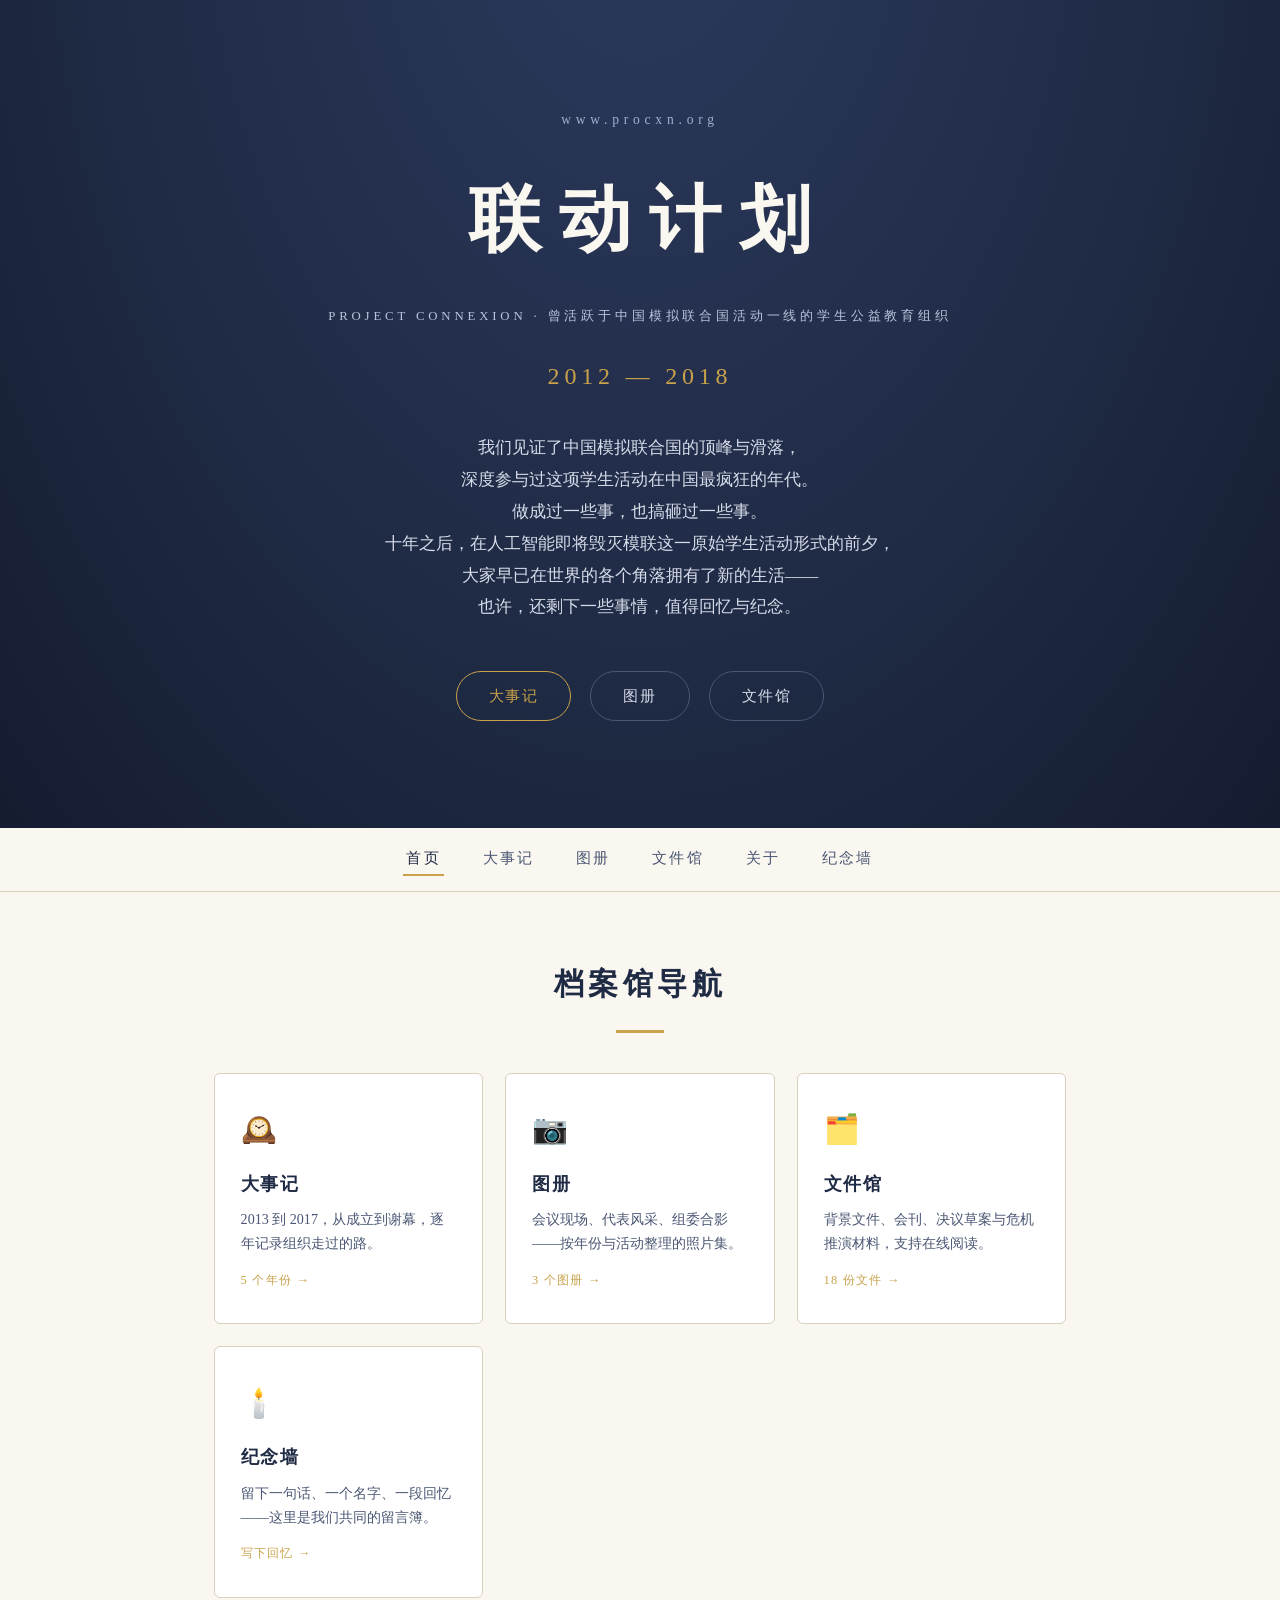
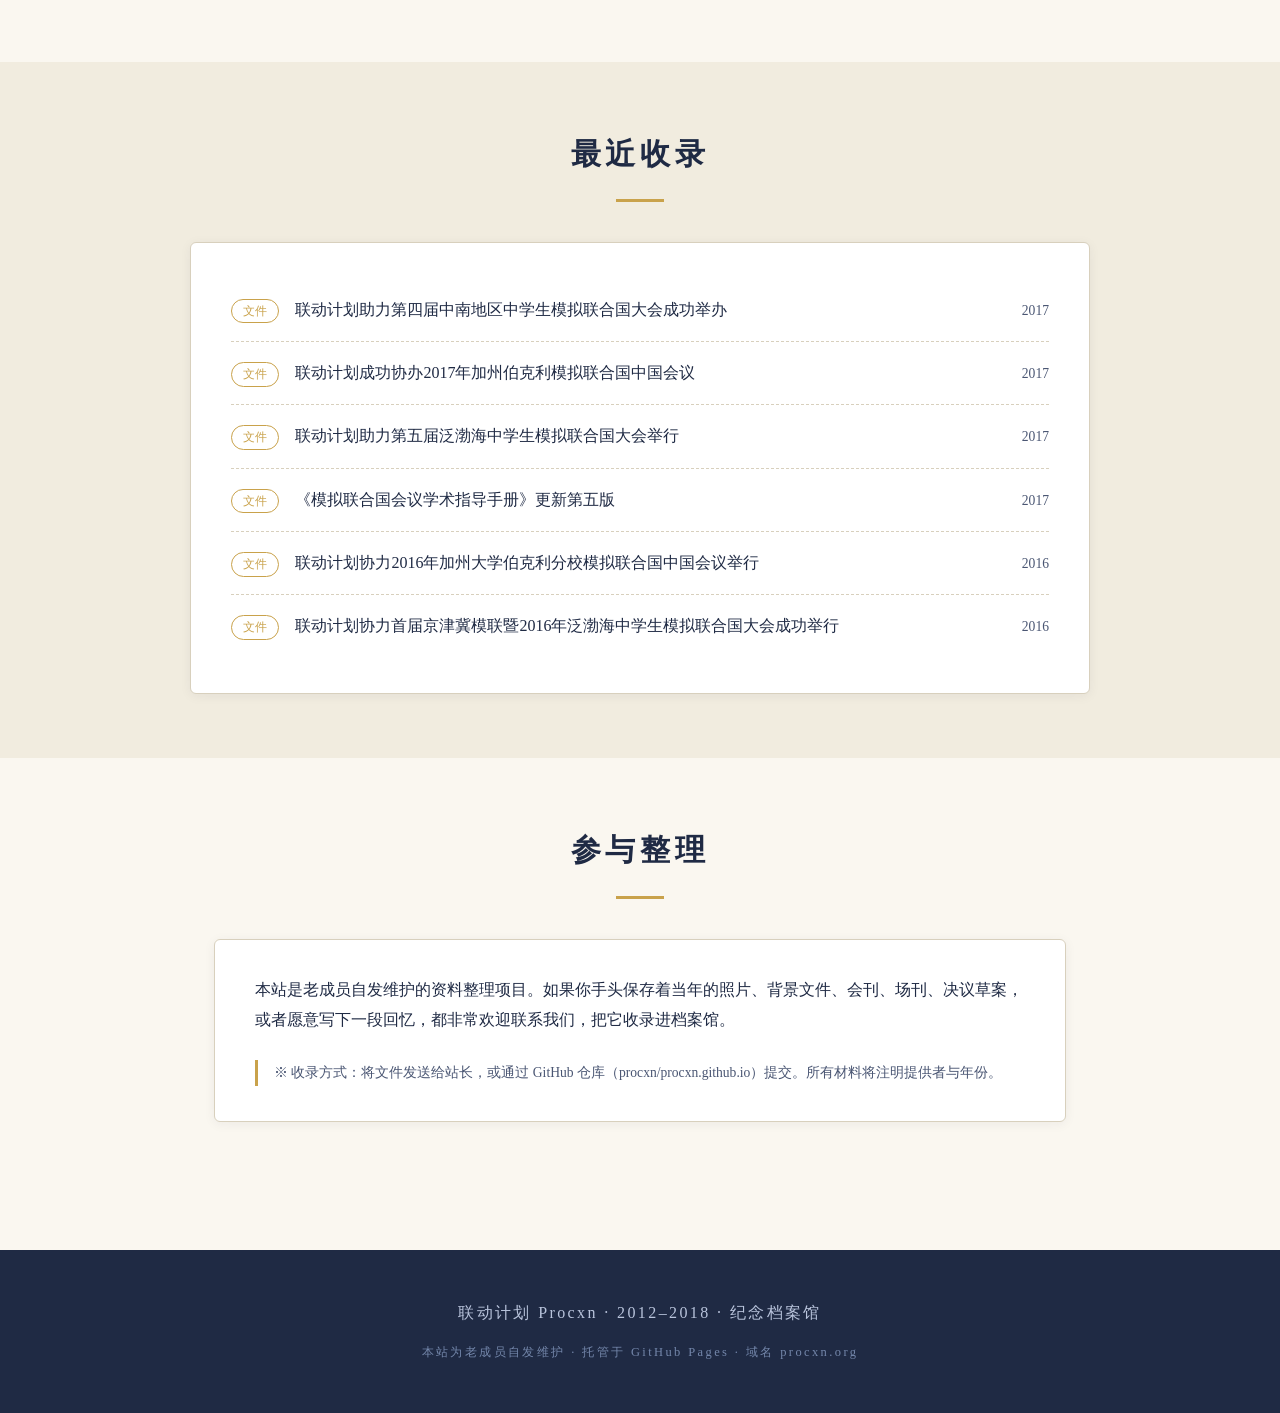
<file: index.html>
<!DOCTYPE html>
<html lang="zh-CN">
<head>
<meta charset="UTF-8">
<meta name="viewport" content="width=device-width, initial-scale=1.0">
<title>联动计划 Procxn · 2012–2018 纪念档案馆</title>
<meta name="description" content="联动计划（Project Connexion，procxn.org）——曾活跃于中国模拟联合国活动一线的学生公益教育组织的纪念档案馆，纪念 2012–2018 年间我们一起见证与经历的一切。">
<link rel="canonical" href="https://www.procxn.org/">
<meta property="og:title" content="联动计划 Procxn · 2012–2018 纪念档案馆">
<meta property="og:description" content="曾活跃于中国模拟联合国活动一线的学生公益教育组织的纪念档案馆——大事记、图册、历史文件与纪念墙。">
<meta property="og:type" content="website">
<meta property="og:url" content="https://www.procxn.org/">
<meta property="og:image" content="https://www.procxn.org/assets/og-image.png">
<meta property="og:site_name" content="联动计划纪念档案馆">
<meta property="og:locale" content="zh_CN">
<script type="application/ld+json">
{
  "@context": "https://schema.org",
  "@type": "WebSite",
  "name": "联动计划 Project Connexion 纪念档案馆",
  "alternateName": "Procxn Memorial Archive",
  "url": "https://www.procxn.org/",
  "description": "曾活跃于中国模拟联合国活动一线的学生公益教育组织——联动计划（Project Connexion，2012–2018）的纪念档案馆。",
  "inLanguage": "zh-CN"
}
</script>
<link rel="icon" href="data:image/svg+xml,%3Csvg xmlns='http://www.w3.org/2000/svg' viewBox='0 0 100 100'%3E%3Ccircle cx='50' cy='50' r='46' fill='%231f2a44'/%3E%3Ctext x='50' y='63' font-size='42' text-anchor='middle' fill='%23e8c979' font-family='Georgia,serif'%3EP%3C/text%3E%3C/svg%3E">
<link rel="stylesheet" href="style.css">
</head>
<body>

<header class="hero">
  <div class="hero-inner">
    <p class="hero-domain">www.procxn.org</p>
    <h1>联动计划</h1>
    <p class="hero-sub">PROJECT&nbsp;CONNEXION&nbsp;·&nbsp;曾活跃于中国模拟联合国活动一线的学生公益教育组织</p>
    <p class="hero-years">2012 — 2018</p>
    <p class="hero-epitaph">我们见证了中国模拟联合国的顶峰与滑落，<br>深度参与过这项学生活动在中国最疯狂的年代。<br>做成过一些事，也搞砸过一些事。<br>十年之后，在人工智能即将毁灭模联这一原始学生活动形式的前夕，<br>大家早已在世界的各个角落拥有了新的生活——<br>也许，还剩下一些事情，值得回忆与纪念。</p>
    <div class="hero-actions">
      <a class="hero-cta" href="timeline.html">大事记</a>
      <a class="btn-line" href="gallery.html">图册</a>
      <a class="btn-line" href="documents.html">文件馆</a>
    </div>
  </div>
</header>

<nav class="nav">
  <a href="index.html" class="active">首页</a>
  <a href="timeline.html">大事记</a>
  <a href="gallery.html">图册</a>
  <a href="documents.html">文件馆</a>
  <a href="about.html">关于</a>
  <a href="memory.html">纪念墙</a>
</nav>

<main>

<section class="section">
  <h2>档案馆导航</h2>
  <div class="portal">
    <a href="timeline.html">
      <span class="ico">🕰️</span>
      <h3>大事记</h3>
      <p>2013 到 2017，从成立到谢幕，逐年记录组织走过的路。</p>
      <span class="cnt">5 个年份 →</span>
    </a>
    <a href="gallery.html">
      <span class="ico">📷</span>
      <h3>图册</h3>
      <p>会议现场、代表风采、组委合影——按年份与活动整理的照片集。</p>
      <span class="cnt" id="album-count"></span>
    </a>
    <a href="documents.html">
      <span class="ico">🗂️</span>
      <h3>文件馆</h3>
      <p>背景文件、会刊、决议草案与危机推演材料，支持在线阅读。</p>
      <span class="cnt" id="doc-count"></span>
    </a>
    <a href="memory.html">
      <span class="ico">🕯️</span>
      <h3>纪念墙</h3>
      <p>留下一句话、一个名字、一段回忆——这里是我们共同的留言簿。</p>
      <span class="cnt">写下回忆 →</span>
    </a>
  </div>
</section>

<section class="section section-alt">
  <div class="inner">
    <h2>最近收录</h2>
    <div class="card" id="recent-list"></div>
  </div>
</section>

<section class="section">
  <h2>参与整理</h2>
  <div class="card">
    <p>本站是老成员自发维护的资料整理项目。如果你手头保存着当年的照片、背景文件、会刊、场刊、决议草案，或者愿意写下一段回忆，都非常欢迎联系我们，把它收录进档案馆。</p>
    <p class="note">※ 收录方式：将文件发送给站长，或通过 GitHub 仓库（procxn/procxn.github.io）提交。所有材料将注明提供者与年份。</p>
  </div>
</section>

</main>

<footer class="footer">
  <p>联动计划 Procxn · 2012–2018 · 纪念档案馆</p>
  <p class="footer-small">本站为老成员自发维护 · 托管于 GitHub Pages · 域名 procxn.org</p>
</footer>

<script src="data.js"></script>
<script>
// 板块计数
document.getElementById('album-count').textContent =
  SITE_DATA.albums.length + ' 个图册 →';
document.getElementById('doc-count').textContent =
  SITE_DATA.documents.length + ' 份文件 →';

// 最近收录：图册与文件按年份倒序取前 6
(function () {
  var items = [];
  SITE_DATA.albums.forEach(function (a) {
    items.push({ type: '图册', title: a.title, year: a.year,
                 href: 'album.html?album=' + encodeURIComponent(a.id) });
  });
  SITE_DATA.documents.forEach(function (d) {
    items.push({ type: '文件', title: d.title, year: d.year, href: 'documents.html' });
  });
  items.sort(function (x, y) { return (y.year + '').localeCompare(x.year + ''); });
  var box = document.getElementById('recent-list');
  if (!items.length) { box.innerHTML = '<p class="note">暂无收录。</p>'; return; }
  box.innerHTML = items.slice(0, 6).map(function (it) {
    return '<div class="recent-item"><span class="tag">' + it.type + '</span>' +
           '<a href="' + it.href + '">' + it.title + '</a>' +
           '<span class="yr">' + it.year + '</span></div>';
  }).join('');
})();
</script>
</body>
</html>
</file>
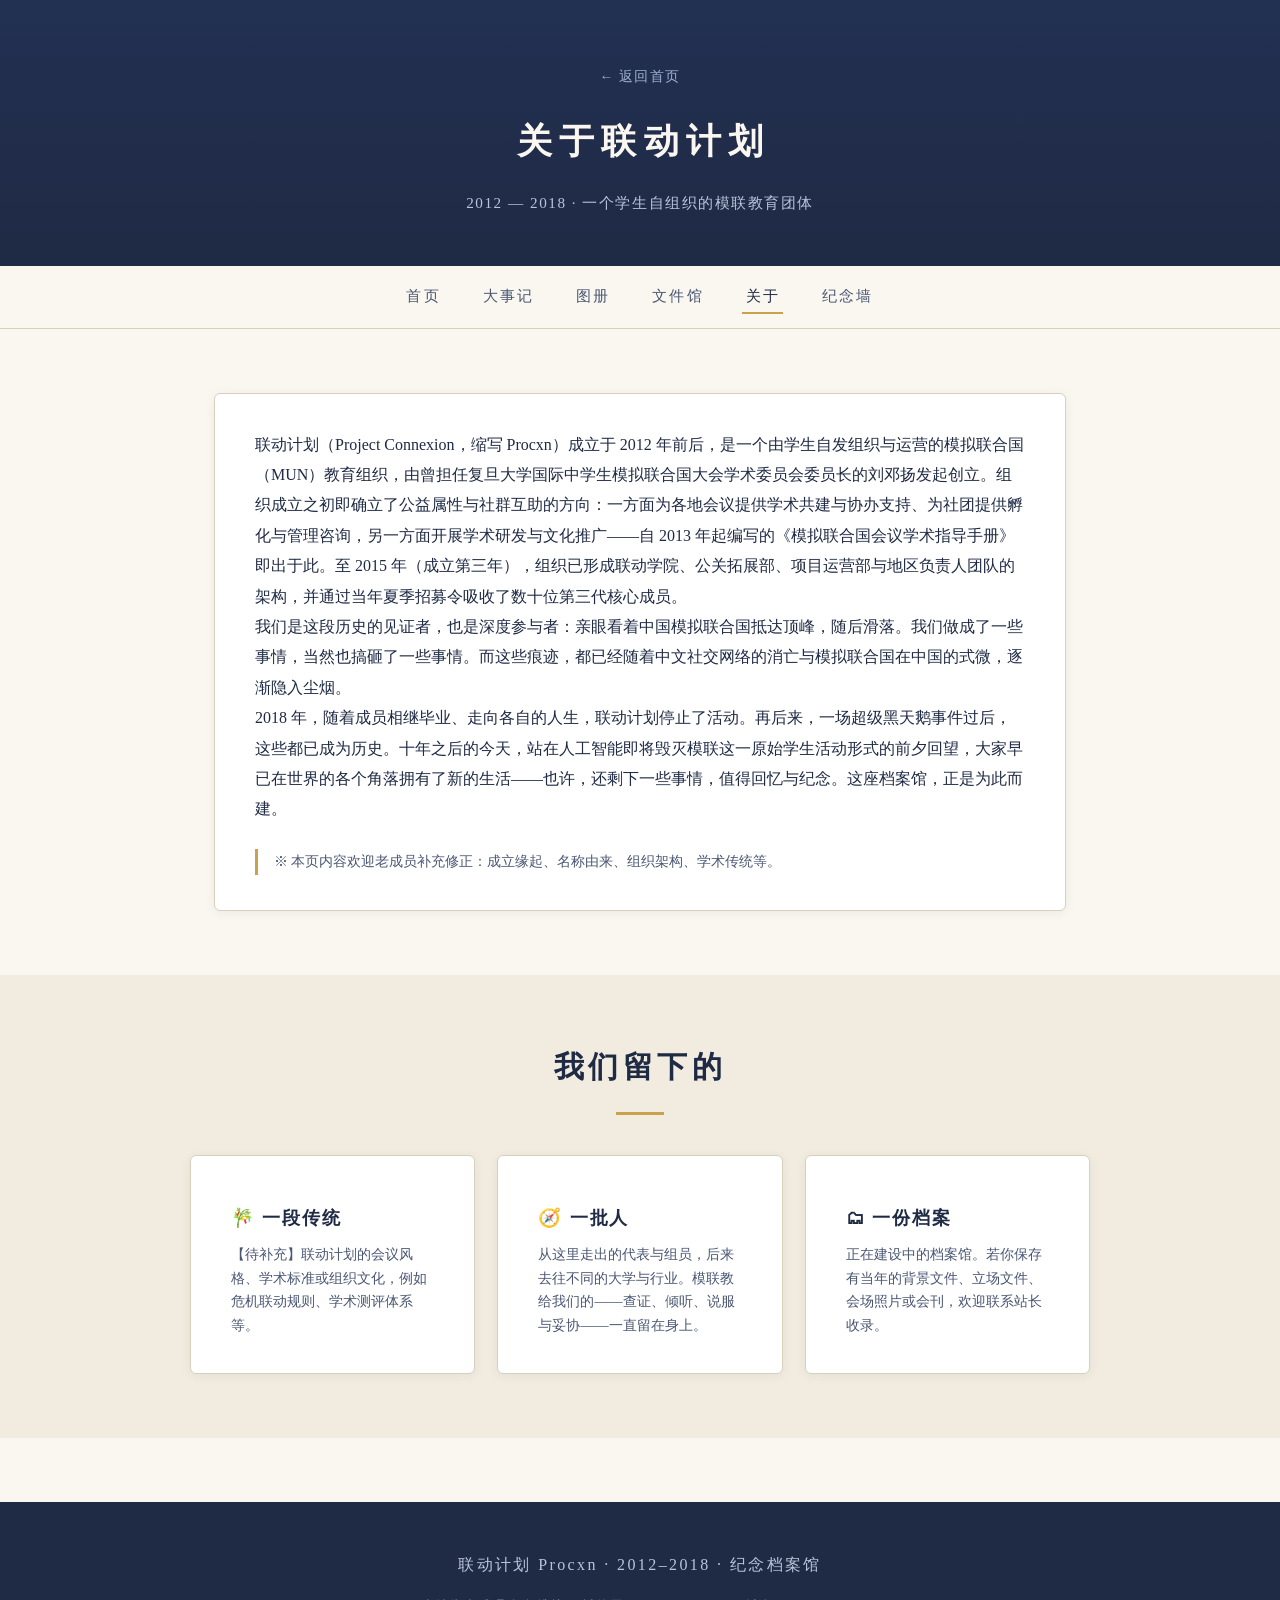
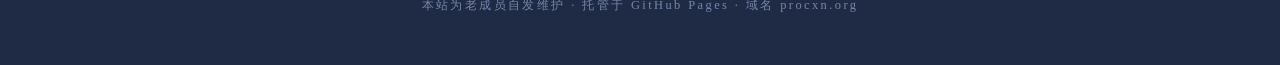
<file: about.html>
<!DOCTYPE html>
<html lang="zh-CN">
<head>
<meta charset="UTF-8">
<meta name="viewport" content="width=device-width, initial-scale=1.0">
<title>关于 · 联动计划 Procxn 纪念档案馆</title>
<meta name="description" content="关于联动计划（Project Connexion）——曾活跃于中国模拟联合国活动一线的学生公益教育组织：创立缘起、组织架构与业务版图。">
<link rel="canonical" href="https://www.procxn.org/about.html">
<meta property="og:title" content="关于联动计划 · 纪念档案馆">
<meta property="og:description" content="曾活跃于中国模拟联合国活动一线的学生公益教育组织。">
<meta property="og:type" content="website">
<meta property="og:url" content="https://www.procxn.org/about.html">
<meta property="og:image" content="https://www.procxn.org/assets/og-image.png">
<meta property="og:site_name" content="联动计划纪念档案馆">
<meta property="og:locale" content="zh_CN">
<link rel="icon" href="data:image/svg+xml,%3Csvg xmlns='http://www.w3.org/2000/svg' viewBox='0 0 100 100'%3E%3Ccircle cx='50' cy='50' r='46' fill='%231f2a44'/%3E%3Ctext x='50' y='63' font-size='42' text-anchor='middle' fill='%23e8c979' font-family='Georgia,serif'%3EP%3C/text%3E%3C/svg%3E">
<link rel="stylesheet" href="style.css">
</head>
<body>

<header class="pagehead">
  <div class="crumb"><a href="index.html">← 返回首页</a></div>
  <h1>关于联动计划</h1>
  <p>2012 — 2018 · 一个学生自组织的模联教育团体</p>
</header>

<nav class="nav">
  <a href="index.html">首页</a>
  <a href="timeline.html">大事记</a>
  <a href="gallery.html">图册</a>
  <a href="documents.html">文件馆</a>
  <a href="about.html" class="active">关于</a>
  <a href="memory.html">纪念墙</a>
</nav>

<main>
<section class="section">
  <div class="card">
    <p>联动计划（Project Connexion，缩写 Procxn）成立于 2012 年前后，是一个由学生自发组织与运营的模拟联合国（MUN）教育组织，由曾担任复旦大学国际中学生模拟联合国大会学术委员会委员长的刘邓扬发起创立。组织成立之初即确立了公益属性与社群互助的方向：一方面为各地会议提供学术共建与协办支持、为社团提供孵化与管理咨询，另一方面开展学术研发与文化推广——自 2013 年起编写的《模拟联合国会议学术指导手册》即出于此。至 2015 年（成立第三年），组织已形成联动学院、公关拓展部、项目运营部与地区负责人团队的架构，并通过当年夏季招募令吸收了数十位第三代核心成员。</p>
    <p>我们是这段历史的见证者，也是深度参与者：亲眼看着中国模拟联合国抵达顶峰，随后滑落。我们做成了一些事情，当然也搞砸了一些事情。而这些痕迹，都已经随着中文社交网络的消亡与模拟联合国在中国的式微，逐渐隐入尘烟。</p>
    <p>2018 年，随着成员相继毕业、走向各自的人生，联动计划停止了活动。再后来，一场超级黑天鹅事件过后，这些都已成为历史。十年之后的今天，站在人工智能即将毁灭模联这一原始学生活动形式的前夕回望，大家早已在世界的各个角落拥有了新的生活——也许，还剩下一些事情，值得回忆与纪念。这座档案馆，正是为此而建。</p>
    <p class="note">※ 本页内容欢迎老成员补充修正：成立缘起、名称由来、组织架构、学术传统等。</p>
  </div>
</section>

<section class="section section-alt">
  <div class="inner">
    <h2>我们留下的</h2>
    <div class="portal">
      <div class="card">
        <h3>🎋 一段传统</h3>
        <p>【待补充】联动计划的会议风格、学术标准或组织文化，例如危机联动规则、学术测评体系等。</p>
      </div>
      <div class="card">
        <h3>🧭 一批人</h3>
        <p>从这里走出的代表与组员，后来去往不同的大学与行业。模联教给我们的——查证、倾听、说服与妥协——一直留在身上。</p>
      </div>
      <div class="card">
        <h3>🗂 一份档案</h3>
        <p>正在建设中的档案馆。若你保存有当年的背景文件、立场文件、会场照片或会刊，欢迎联系站长收录。</p>
      </div>
    </div>
  </div>
</section>
</main>

<footer class="footer">
  <p>联动计划 Procxn · 2012–2018 · 纪念档案馆</p>
  <p class="footer-small">本站为老成员自发维护 · 托管于 GitHub Pages · 域名 procxn.org</p>
</footer>

</body>
</html>
</file>
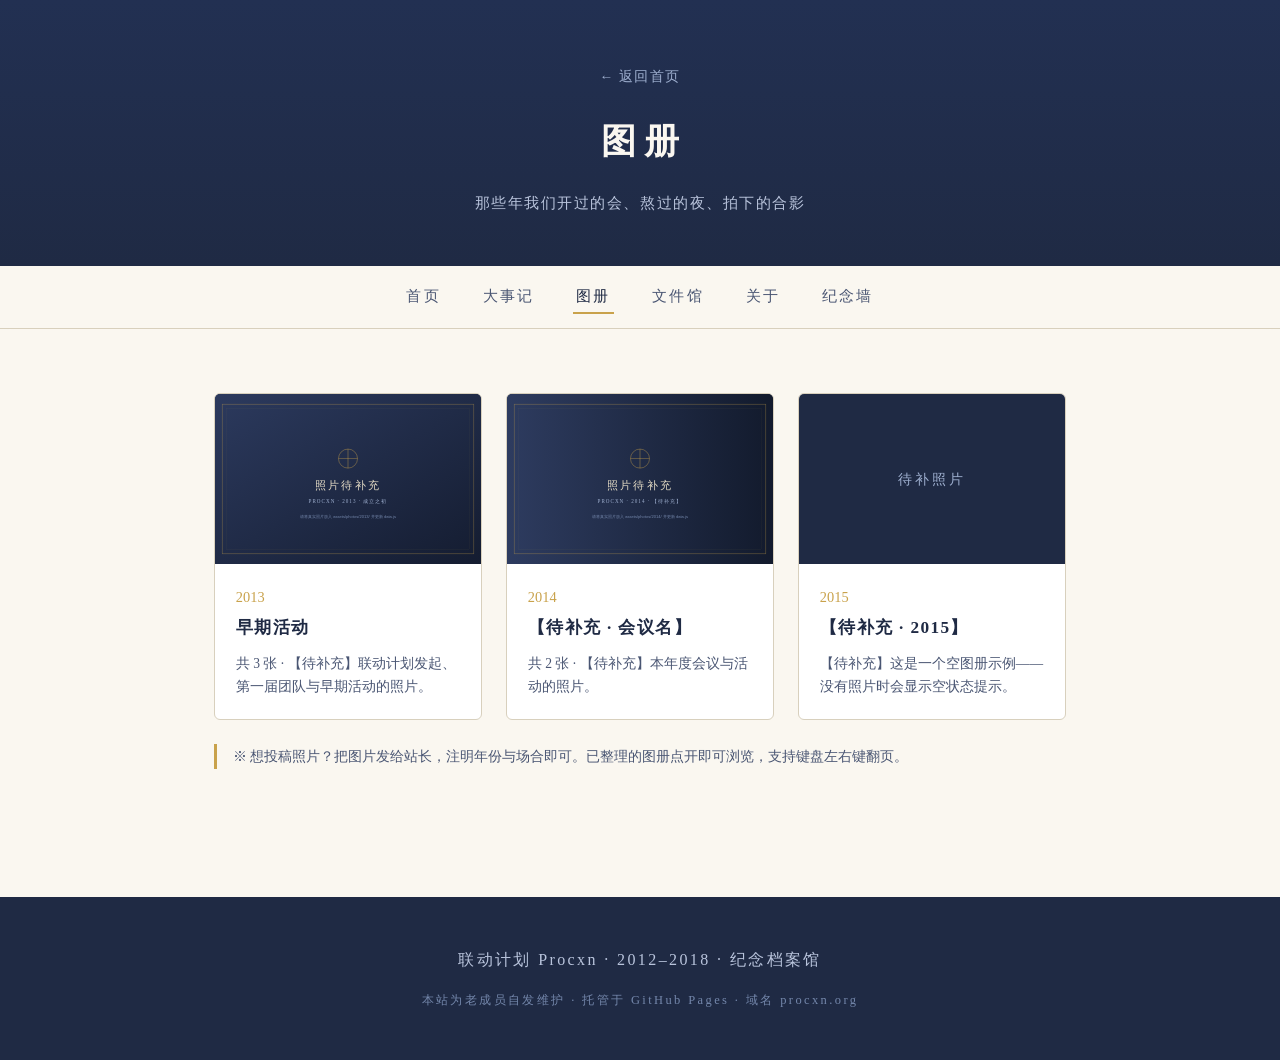
<file: album.html>
<!DOCTYPE html>
<html lang="zh-CN">
<head>
<meta charset="UTF-8">
<meta name="viewport" content="width=device-width, initial-scale=1.0">
<title>图册 · 联动计划 Procxn 纪念档案馆</title>
<meta property="og:title" content="图册 · 联动计划纪念档案馆">
<meta property="og:description" content="那些年我们开过的会、熬过的夜、拍下的合影。">
<meta property="og:type" content="website">
<meta property="og:image" content="https://www.procxn.org/assets/og-image.png">
<meta property="og:site_name" content="联动计划纪念档案馆">
<meta property="og:locale" content="zh_CN">
<link rel="icon" href="data:image/svg+xml,%3Csvg xmlns='http://www.w3.org/2000/svg' viewBox='0 0 100 100'%3E%3Ccircle cx='50' cy='50' r='46' fill='%231f2a44'/%3E%3Ctext x='50' y='63' font-size='42' text-anchor='middle' fill='%23e8c979' font-family='Georgia,serif'%3EP%3C/text%3E%3C/svg%3E">
<link rel="stylesheet" href="style.css">
</head>
<body>

<header class="pagehead">
  <div class="crumb"><a href="gallery.html">← 返回图册</a></div>
  <h1 id="album-title">图册</h1>
  <p id="album-desc"></p>
</header>

<nav class="nav">
  <a href="index.html">首页</a>
  <a href="timeline.html">大事记</a>
  <a href="gallery.html" class="active">图册</a>
  <a href="documents.html">文件馆</a>
  <a href="about.html">关于</a>
  <a href="memory.html">纪念墙</a>
</nav>

<main>
<section class="section">
  <div class="photo-grid" id="photo-grid"></div>
</section>
</main>

<!-- 灯箱 -->
<div class="lightbox" id="lightbox">
  <button class="lb-btn lb-close" id="lb-close" aria-label="关闭">×</button>
  <div class="lb-count" id="lb-count"></div>
  <button class="lb-btn lb-prev" id="lb-prev" aria-label="上一张">‹</button>
  <img id="lb-img" src="" alt="">
  <button class="lb-btn lb-next" id="lb-next" aria-label="下一张">›</button>
  <div class="lb-caption" id="lb-caption"></div>
</div>

<footer class="footer">
  <p>联动计划 Procxn · 2012–2018 · 纪念档案馆</p>
  <p class="footer-small">本站为老成员自发维护 · 托管于 GitHub Pages · 域名 procxn.org</p>
</footer>

<script src="data.js"></script>
<script>
(function () {
  var params = new URLSearchParams(location.search);
  var album = SITE_DATA.albums.find(function (a) { return a.id === params.get('album'); });
  if (!album) { location.href = 'gallery.html'; return; }

  document.title = album.title + ' · 图册 · 联动计划纪念档案馆';
  var canon = document.createElement('link');
  canon.rel = 'canonical';
  canon.href = 'https://www.procxn.org/album.html?album=' + album.id;
  document.head.appendChild(canon);
  var ogUrl = document.createElement('meta');
  ogUrl.setAttribute('property', 'og:url');
  ogUrl.content = canon.href;
  document.head.appendChild(ogUrl);
  document.getElementById('album-title').textContent = album.title;
  document.getElementById('album-desc').textContent =
    album.year + ' · ' + album.desc;

  var grid = document.getElementById('photo-grid');
  if (!album.photos.length) {
    grid.innerHTML = '<div class="empty-state" style="column-span:all">' +
      '<span class="ico">📷</span>这个图册还没有照片。<br>' +
      '把图片放入 assets/photos/ 并在 data.js 中登记即可收录。</div>';
    return;
  }

  grid.innerHTML = album.photos.map(function (p, i) {
    return '<figure data-i="' + i + '"><img src="' + p.src + '" alt="' + (p.caption || '') + '" loading="lazy">' +
           (p.caption ? '<figcaption>' + p.caption + '</figcaption>' : '') + '</figure>';
  }).join('');

  // 灯箱
  var lb = document.getElementById('lightbox'),
      lbImg = document.getElementById('lb-img'),
      lbCap = document.getElementById('lb-caption'),
      lbCnt = document.getElementById('lb-count'),
      cur = 0;

  function show(i) {
    cur = (i + album.photos.length) % album.photos.length;
    var p = album.photos[cur];
    lbImg.src = p.src;
    lbCap.textContent = p.caption || '';
    lbCnt.textContent = (cur + 1) + ' / ' + album.photos.length;
  }
  function open(i) { show(i); lb.classList.add('open'); }
  function close() { lb.classList.remove('open'); }

  grid.addEventListener('click', function (e) {
    var fig = e.target.closest('figure');
    if (fig) open(+fig.dataset.i);
  });
  document.getElementById('lb-close').onclick = close;
  document.getElementById('lb-prev').onclick = function () { show(cur - 1); };
  document.getElementById('lb-next').onclick = function () { show(cur + 1); };
  lb.addEventListener('click', function (e) { if (e.target === lb) close(); });
  document.addEventListener('keydown', function (e) {
    if (!lb.classList.contains('open')) return;
    if (e.key === 'Escape') close();
    if (e.key === 'ArrowLeft') show(cur - 1);
    if (e.key === 'ArrowRight') show(cur + 1);
  });
})();
</script>
</body>
</html>
</file>
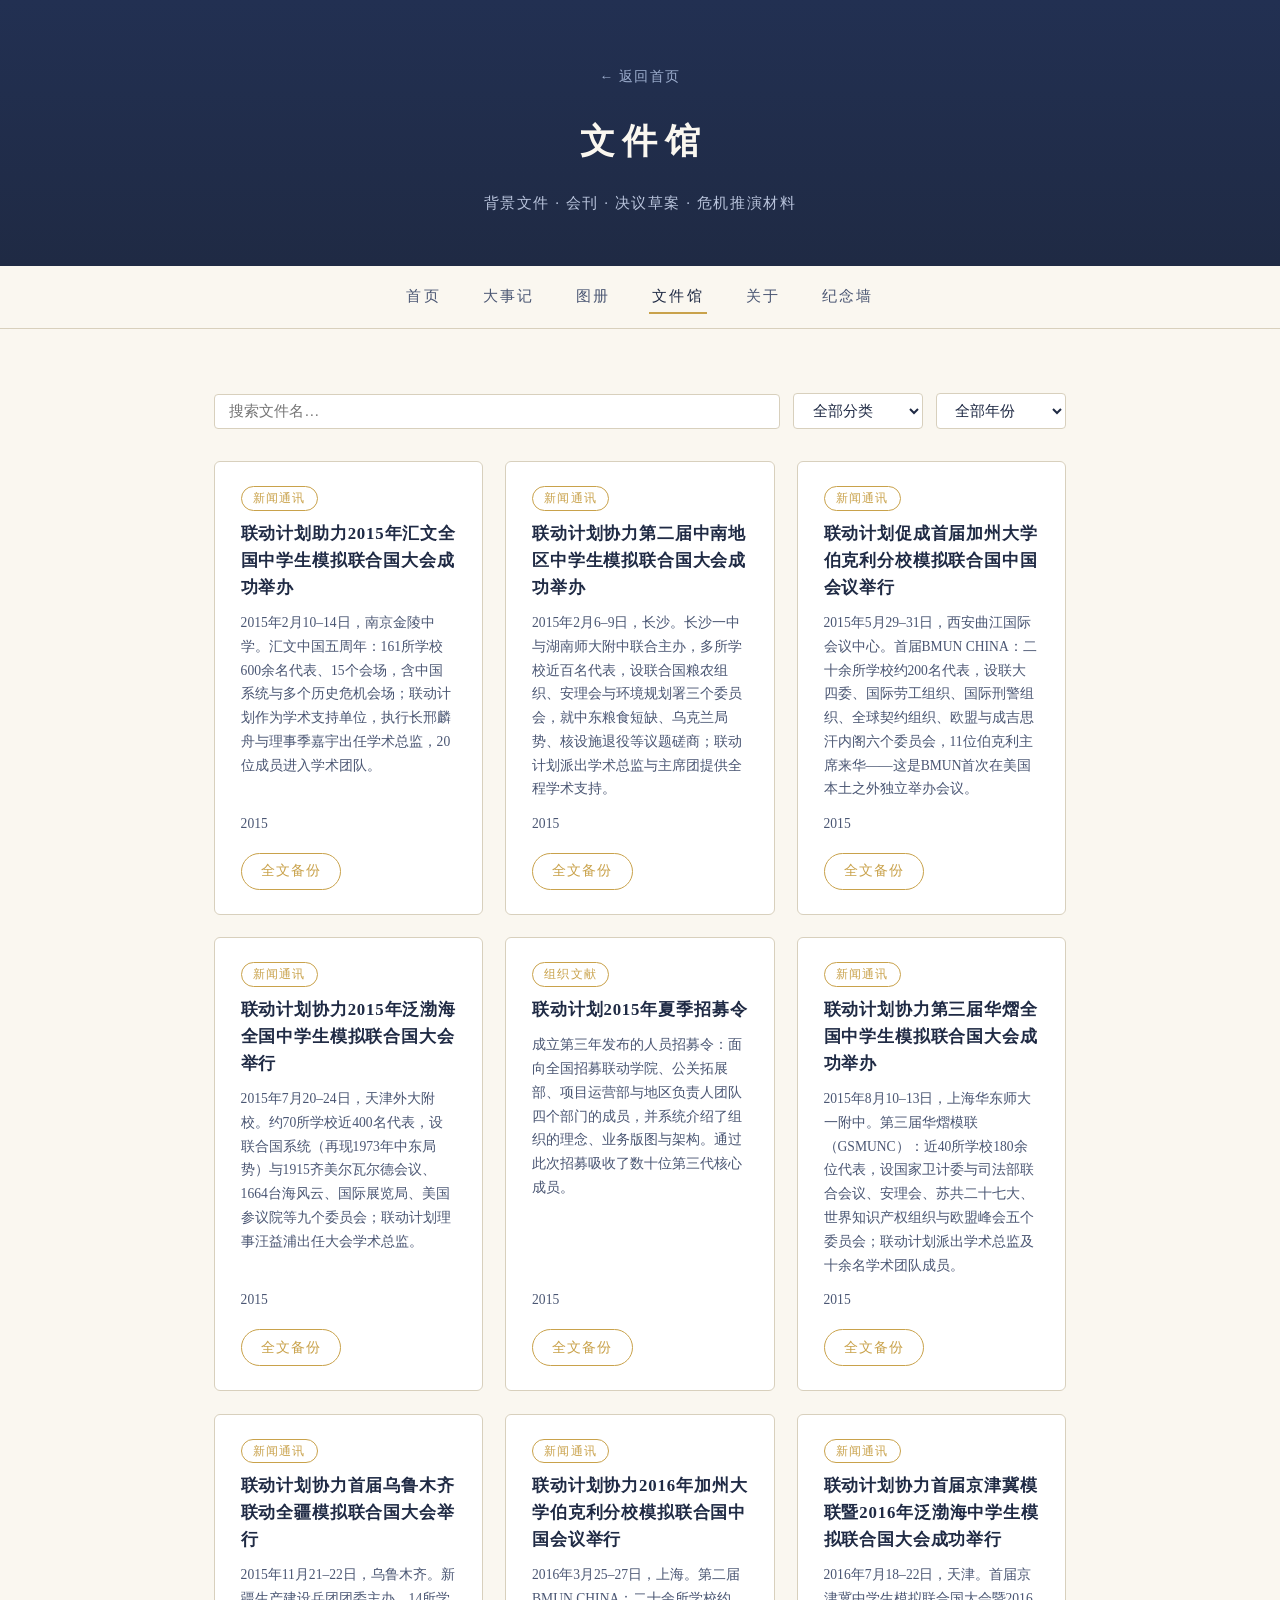
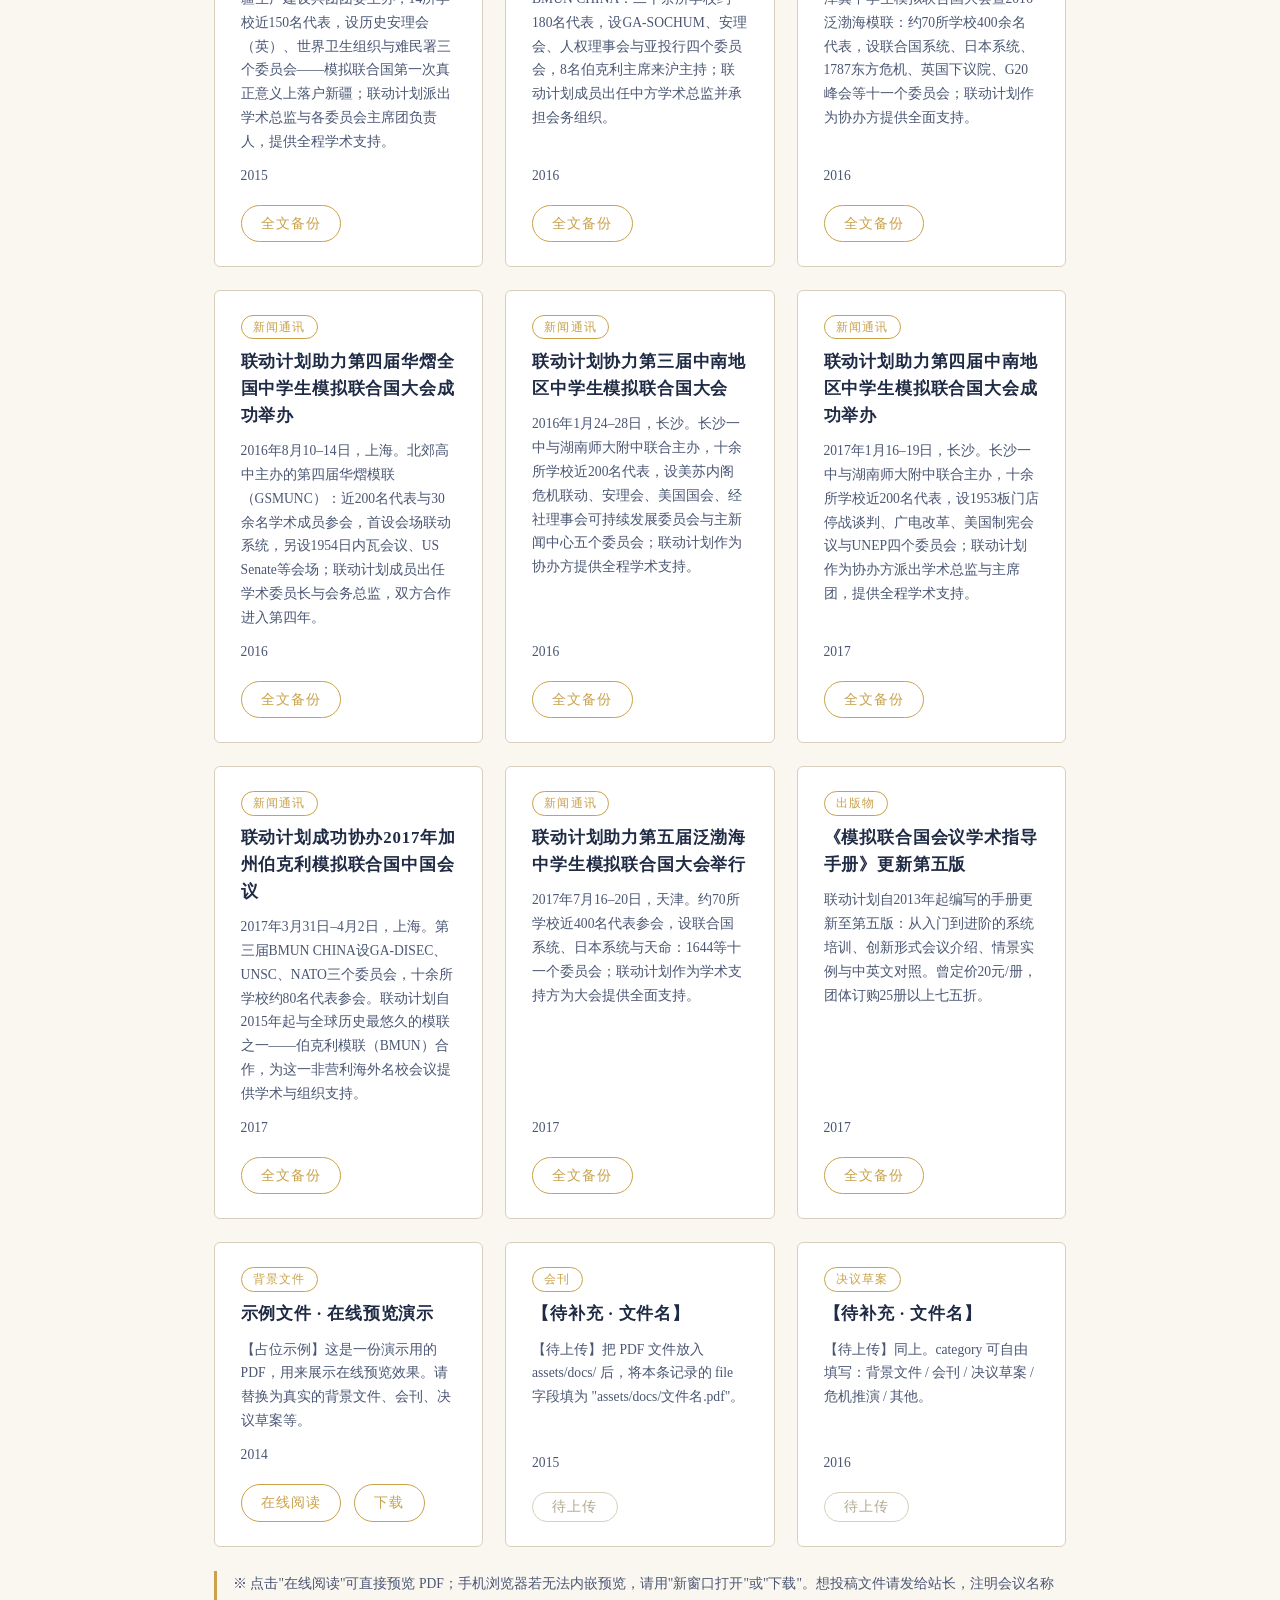
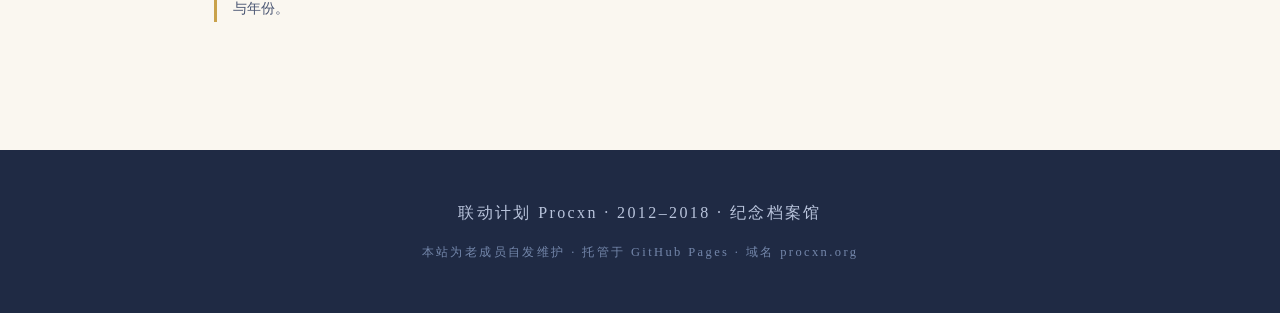
<file: documents.html>
<!DOCTYPE html>
<html lang="zh-CN">
<head>
<meta charset="UTF-8">
<meta name="viewport" content="width=device-width, initial-scale=1.0">
<title>文件馆 · 联动计划 Procxn 纪念档案馆</title>
<meta name="description" content="文件馆——联动计划（Project Connexion）历史资料档案：新闻通讯、组织文献、学术手册等，支持在线阅读、筛选与全文备份检索。">
<link rel="canonical" href="https://www.procxn.org/documents.html">
<meta property="og:title" content="文件馆 · 联动计划纪念档案馆">
<meta property="og:description" content="背景文件、新闻通讯、组织文献与学术手册——支持在线阅读与全文备份。">
<meta property="og:type" content="website">
<meta property="og:url" content="https://www.procxn.org/documents.html">
<meta property="og:image" content="https://www.procxn.org/assets/og-image.png">
<meta property="og:site_name" content="联动计划纪念档案馆">
<meta property="og:locale" content="zh_CN">
<link rel="icon" href="data:image/svg+xml,%3Csvg xmlns='http://www.w3.org/2000/svg' viewBox='0 0 100 100'%3E%3Ccircle cx='50' cy='50' r='46' fill='%231f2a44'/%3E%3Ctext x='50' y='63' font-size='42' text-anchor='middle' fill='%23e8c979' font-family='Georgia,serif'%3EP%3C/text%3E%3C/svg%3E">
<link rel="stylesheet" href="style.css">
</head>
<body>

<header class="pagehead">
  <div class="crumb"><a href="index.html">← 返回首页</a></div>
  <h1>文件馆</h1>
  <p>背景文件 · 会刊 · 决议草案 · 危机推演材料</p>
</header>

<nav class="nav">
  <a href="index.html">首页</a>
  <a href="timeline.html">大事记</a>
  <a href="gallery.html">图册</a>
  <a href="documents.html" class="active">文件馆</a>
  <a href="about.html">关于</a>
  <a href="memory.html">纪念墙</a>
</nav>

<main>
<section class="section">
  <div class="filter-bar">
    <input type="search" id="q" placeholder="搜索文件名…">
    <select id="cat">
      <option value="">全部分类</option>
    </select>
    <select id="yr">
      <option value="">全部年份</option>
    </select>
  </div>
  <div class="doc-grid" id="doc-grid"></div>
  <p class="note">※ 点击"在线阅读"可直接预览 PDF；手机浏览器若无法内嵌预览，请用"新窗口打开"或"下载"。想投稿文件请发给站长，注明会议名称与年份。</p>
</section>
</main>

<!-- PDF 预览弹窗 -->
<div class="viewer" id="viewer">
  <div class="viewer-bar">
    <span class="vt" id="v-title"></span>
    <a id="v-newtab" href="#" target="_blank" rel="noopener">新窗口打开</a>
    <a id="v-download" href="#" download>下载</a>
    <button id="v-close">关闭</button>
  </div>
  <iframe id="v-frame" src="" title="PDF 预览"></iframe>
</div>

<footer class="footer">
  <p>联动计划 Procxn · 2012–2018 · 纪念档案馆</p>
  <p class="footer-small">本站为老成员自发维护 · 托管于 GitHub Pages · 域名 procxn.org</p>
</footer>

<script src="data.js"></script>
<script>
(function () {
  var grid = document.getElementById('doc-grid'),
      q = document.getElementById('q'),
      cat = document.getElementById('cat'),
      yr = document.getElementById('yr'),
      viewer = document.getElementById('viewer');

  // 填充分类/年份下拉
  [...new Set(SITE_DATA.documents.map(d => d.category))].filter(Boolean)
    .forEach(c => cat.insertAdjacentHTML('beforeend', '<option>' + c + '</option>'));
  [...new Set(SITE_DATA.documents.map(d => d.year))].filter(Boolean).sort()
    .forEach(y => yr.insertAdjacentHTML('beforeend', '<option>' + y + '</option>'));

  function render() {
    var kw = q.value.trim().toLowerCase(),
        c = cat.value, y = yr.value;
    var list = SITE_DATA.documents.filter(function (d) {
      return (!kw || (d.title + d.desc).toLowerCase().includes(kw)) &&
             (!c || d.category === c) && (!y || d.year === y);
    });
    if (!list.length) {
      grid.innerHTML = '<div class="empty-state" style="grid-column:1/-1">' +
        '<span class="ico">🗂️</span>没有匹配的文件。</div>';
      return;
    }
    grid.innerHTML = list.map(function (d, i) {
      var btn = d.file
        ? '<button data-open="' + SITE_DATA.documents.indexOf(d) + '">在线阅读</button>' +
          '<a href="' + d.file + '" download>下载</a>'
        : (d.fulltext ? '' : '<button disabled>待上传</button>');
      if (d.fulltext) btn += '<a href="' + d.fulltext + '" target="_blank" rel="noopener">全文备份</a>';
      return '<div class="doc-card"><span class="cat">' + (d.category || '未分类') + '</span>' +
             '<h3>' + d.title + '</h3>' +
             '<p class="desc">' + d.desc + '</p>' +
             '<div class="yr" style="color:#4a5673;font-family:Georgia,serif;font-size:.85rem">' + (d.year || '') + '</div>' +
             '<div class="acts">' + btn + '</div></div>';
    }).join('');
  }

  q.addEventListener('input', render);
  cat.addEventListener('change', render);
  yr.addEventListener('change', render);

  // 预览弹窗
  function openViewer(d) {
    document.getElementById('v-title').textContent = d.title;
    document.getElementById('v-frame').src = d.file;
    document.getElementById('v-newtab').href = d.file;
    document.getElementById('v-download').href = d.file;
    viewer.classList.add('open');
    document.body.style.overflow = 'hidden';
  }
  function closeViewer() {
    viewer.classList.remove('open');
    document.getElementById('v-frame').src = '';
    document.body.style.overflow = '';
  }
  grid.addEventListener('click', function (e) {
    var b = e.target.closest('button[data-open]');
    if (b) openViewer(SITE_DATA.documents[+b.dataset.open]);
  });
  document.getElementById('v-close').onclick = closeViewer;
  document.addEventListener('keydown', function (e) {
    if (e.key === 'Escape' && viewer.classList.contains('open')) closeViewer();
  });

  render();
})();
</script>
</body>
</html>
</file>
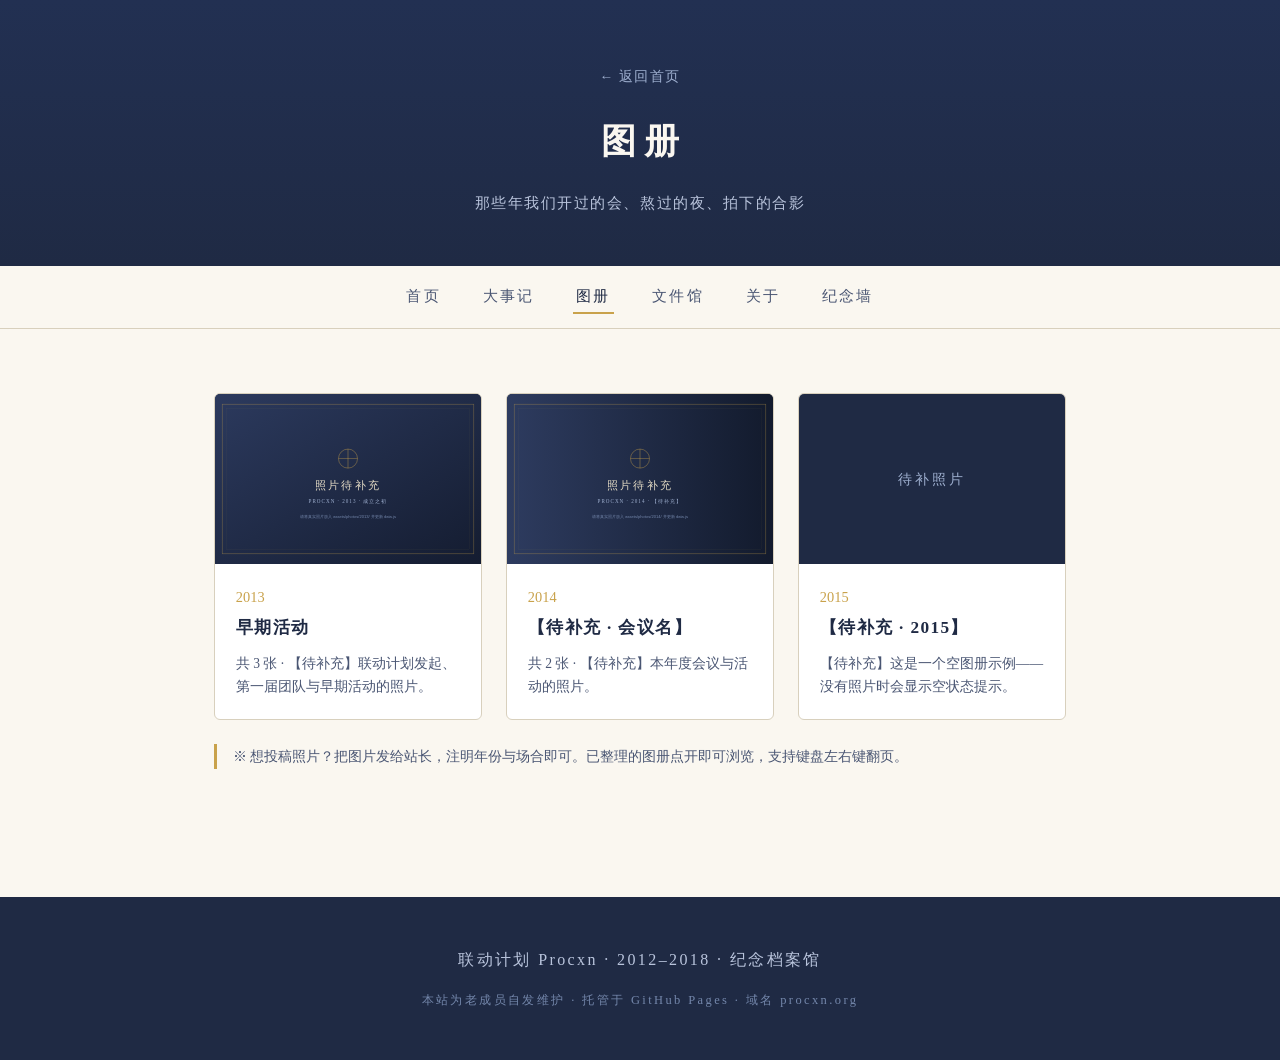
<file: gallery.html>
<!DOCTYPE html>
<html lang="zh-CN">
<head>
<meta charset="UTF-8">
<meta name="viewport" content="width=device-width, initial-scale=1.0">
<title>图册 · 联动计划 Procxn 纪念档案馆</title>
<meta name="description" content="图册——联动计划（Project Connexion）2012–2018 年会议现场、代表风采与组委合影，按年份与活动整理的照片集。">
<link rel="canonical" href="https://www.procxn.org/gallery.html">
<meta property="og:title" content="图册 · 联动计划纪念档案馆">
<meta property="og:description" content="那些年我们开过的会、熬过的夜、拍下的合影。">
<meta property="og:type" content="website">
<meta property="og:url" content="https://www.procxn.org/gallery.html">
<meta property="og:image" content="https://www.procxn.org/assets/og-image.png">
<meta property="og:site_name" content="联动计划纪念档案馆">
<meta property="og:locale" content="zh_CN">
<link rel="icon" href="data:image/svg+xml,%3Csvg xmlns='http://www.w3.org/2000/svg' viewBox='0 0 100 100'%3E%3Ccircle cx='50' cy='50' r='46' fill='%231f2a44'/%3E%3Ctext x='50' y='63' font-size='42' text-anchor='middle' fill='%23e8c979' font-family='Georgia,serif'%3EP%3C/text%3E%3C/svg%3E">
<link rel="stylesheet" href="style.css">
</head>
<body>

<header class="pagehead">
  <div class="crumb"><a href="index.html">← 返回首页</a></div>
  <h1>图册</h1>
  <p>那些年我们开过的会、熬过的夜、拍下的合影</p>
</header>

<nav class="nav">
  <a href="index.html">首页</a>
  <a href="timeline.html">大事记</a>
  <a href="gallery.html" class="active">图册</a>
  <a href="documents.html">文件馆</a>
  <a href="about.html">关于</a>
  <a href="memory.html">纪念墙</a>
</nav>

<main>
<section class="section">
  <div class="album-grid" id="album-grid"></div>
  <p class="note">※ 想投稿照片？把图片发给站长，注明年份与场合即可。已整理的图册点开即可浏览，支持键盘左右键翻页。</p>
</section>
</main>

<footer class="footer">
  <p>联动计划 Procxn · 2012–2018 · 纪念档案馆</p>
  <p class="footer-small">本站为老成员自发维护 · 托管于 GitHub Pages · 域名 procxn.org</p>
</footer>

<script src="data.js"></script>
<script>
(function () {
  var grid = document.getElementById('album-grid');
  if (!SITE_DATA.albums.length) {
    grid.innerHTML = '<div class="empty-state"><span class="ico">📷</span>图册整理中，敬请期待。</div>';
    return;
  }
  grid.innerHTML = SITE_DATA.albums.map(function (a) {
    var cover = a.cover
      ? '<img class="cover" src="' + a.cover + '" alt="' + a.title + '" loading="lazy">'
      : '<div class="cover empty" style="height:170px">待补照片</div>';
    return '<a class="album-card" href="album.html?album=' + encodeURIComponent(a.id) + '">' +
           cover +
           '<div class="meta"><span class="yr">' + a.year + '</span><h3>' + a.title + '</h3>' +
           '<p>' + (a.photos.length ? '共 ' + a.photos.length + ' 张 · ' : '') + a.desc + '</p>' +
           '</div></a>';
  }).join('');
})();
</script>
</body>
</html>
</file>
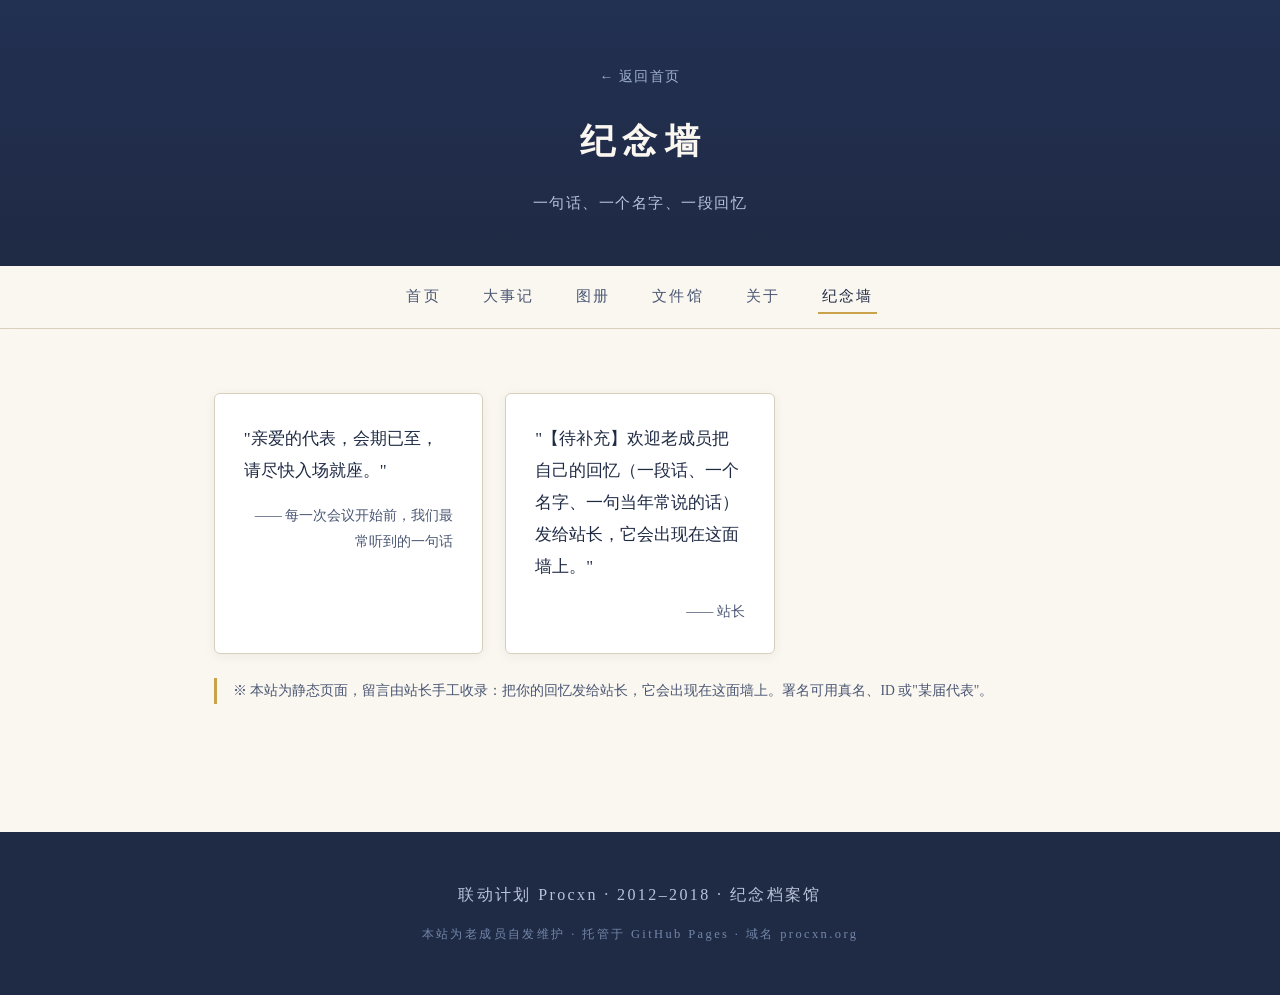
<file: memory.html>
<!DOCTYPE html>
<html lang="zh-CN">
<head>
<meta charset="UTF-8">
<meta name="viewport" content="width=device-width, initial-scale=1.0">
<title>纪念墙 · 联动计划 Procxn 纪念档案馆</title>
<meta name="description" content="纪念墙——留给联动计划（Project Connexion）老成员与代表们的留言簿：一句话、一个名字、一段回忆。">
<link rel="canonical" href="https://www.procxn.org/memory.html">
<meta property="og:title" content="纪念墙 · 联动计划纪念档案馆">
<meta property="og:description" content="一句话、一个名字、一段回忆。">
<meta property="og:type" content="website">
<meta property="og:url" content="https://www.procxn.org/memory.html">
<meta property="og:image" content="https://www.procxn.org/assets/og-image.png">
<meta property="og:site_name" content="联动计划纪念档案馆">
<meta property="og:locale" content="zh_CN">
<link rel="icon" href="data:image/svg+xml,%3Csvg xmlns='http://www.w3.org/2000/svg' viewBox='0 0 100 100'%3E%3Ccircle cx='50' cy='50' r='46' fill='%231f2a44'/%3E%3Ctext x='50' y='63' font-size='42' text-anchor='middle' fill='%23e8c979' font-family='Georgia,serif'%3EP%3C/text%3E%3C/svg%3E">
<link rel="stylesheet" href="style.css">
</head>
<body>

<header class="pagehead">
  <div class="crumb"><a href="index.html">← 返回首页</a></div>
  <h1>纪念墙</h1>
  <p>一句话、一个名字、一段回忆</p>
</header>

<nav class="nav">
  <a href="index.html">首页</a>
  <a href="timeline.html">大事记</a>
  <a href="gallery.html">图册</a>
  <a href="documents.html">文件馆</a>
  <a href="about.html">关于</a>
  <a href="memory.html" class="active">纪念墙</a>
</nav>

<main>
<section class="section">
  <div class="wall" id="wall"></div>
  <p class="note">※ 本站为静态页面，留言由站长手工收录：把你的回忆发给站长，它会出现在这面墙上。署名可用真名、ID 或"某届代表"。</p>
</section>
</main>

<footer class="footer">
  <p>联动计划 Procxn · 2012–2018 · 纪念档案馆</p>
  <p class="footer-small">本站为老成员自发维护 · 托管于 GitHub Pages · 域名 procxn.org</p>
</footer>

<script src="data.js"></script>
<script>
document.getElementById('wall').innerHTML = SITE_DATA.memories.map(function (m) {
  return '<div class="card"><blockquote>"' + m.text + '"<footer>—— ' + m.author + '</footer></blockquote></div>';
}).join('');
</script>
</body>
</html>
</file>
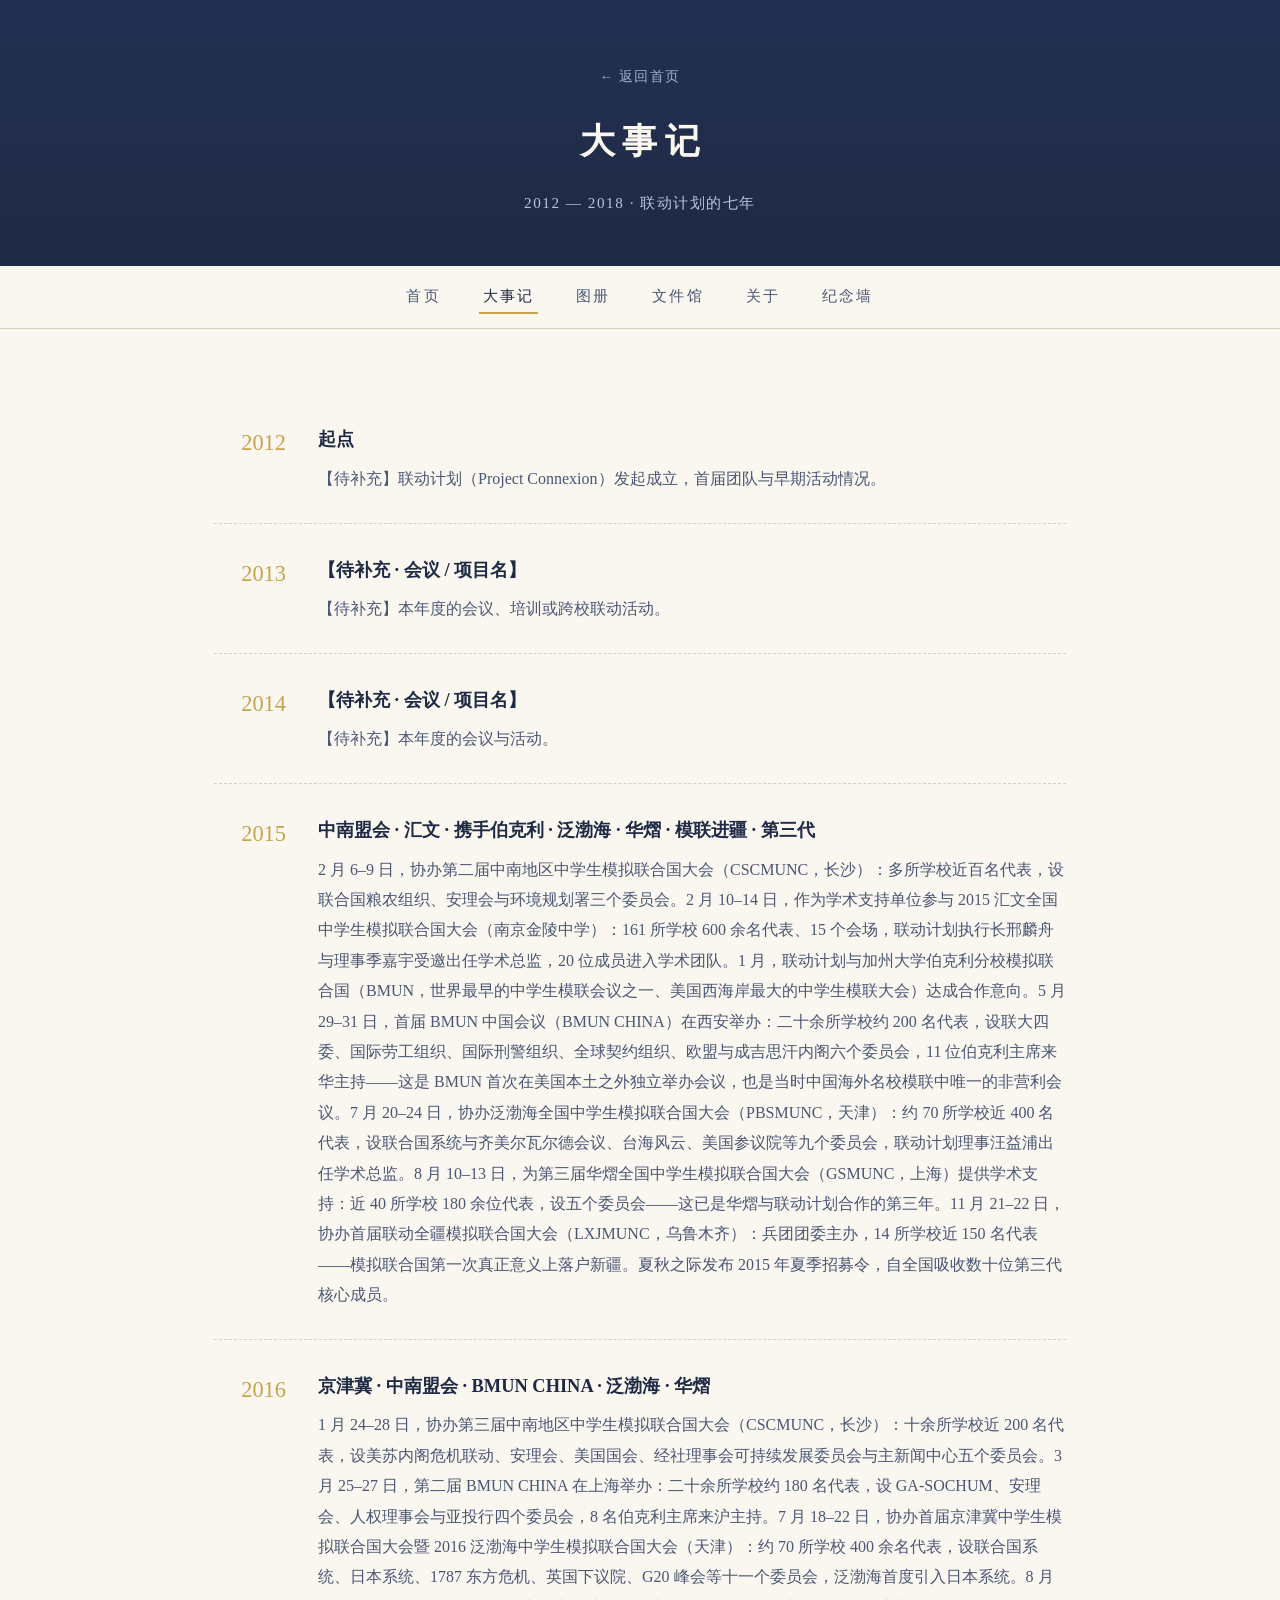
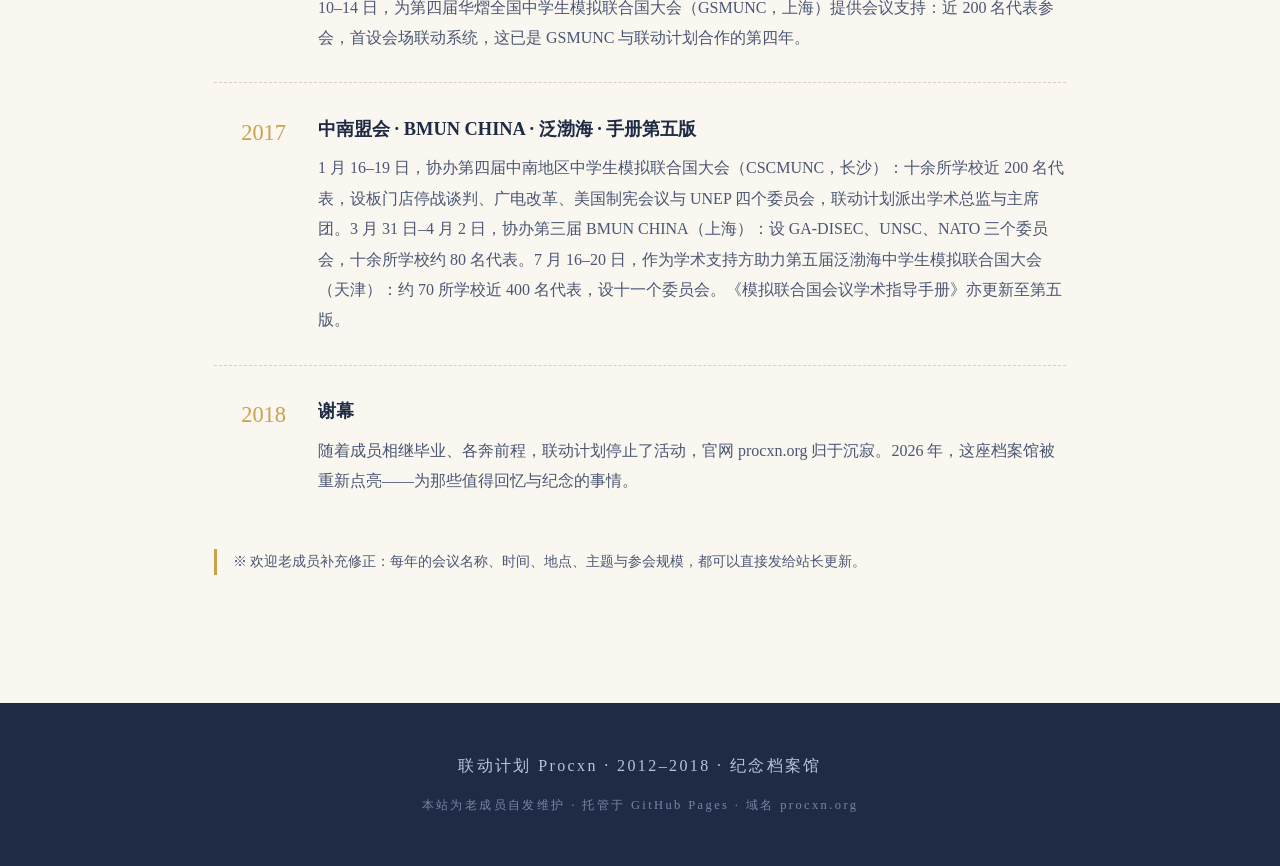
<file: timeline.html>
<!DOCTYPE html>
<html lang="zh-CN">
<head>
<meta charset="UTF-8">
<meta name="viewport" content="width=device-width, initial-scale=1.0">
<title>大事记 · 联动计划 Procxn 纪念档案馆</title>
<meta name="description" content="大事记——2012 至 2018 年，联动计划（Project Connexion）从成立到谢幕的逐年记录：中南盟会、汇文、BMUN CHINA、泛渤海、华熠、模联进疆。">
<link rel="canonical" href="https://www.procxn.org/timeline.html">
<meta property="og:title" content="大事记 · 联动计划纪念档案馆">
<meta property="og:description" content="2012 至 2018 年，联动计划从成立到谢幕的逐年记录。">
<meta property="og:type" content="website">
<meta property="og:url" content="https://www.procxn.org/timeline.html">
<meta property="og:image" content="https://www.procxn.org/assets/og-image.png">
<meta property="og:site_name" content="联动计划纪念档案馆">
<meta property="og:locale" content="zh_CN">
<link rel="icon" href="data:image/svg+xml,%3Csvg xmlns='http://www.w3.org/2000/svg' viewBox='0 0 100 100'%3E%3Ccircle cx='50' cy='50' r='46' fill='%231f2a44'/%3E%3Ctext x='50' y='63' font-size='42' text-anchor='middle' fill='%23e8c979' font-family='Georgia,serif'%3EP%3C/text%3E%3C/svg%3E">
<link rel="stylesheet" href="style.css">
</head>
<body>

<header class="pagehead">
  <div class="crumb"><a href="index.html">← 返回首页</a></div>
  <h1>大事记</h1>
  <p>2012 — 2018 · 联动计划的七年</p>
</header>

<nav class="nav">
  <a href="index.html">首页</a>
  <a href="timeline.html" class="active">大事记</a>
  <a href="gallery.html">图册</a>
  <a href="documents.html">文件馆</a>
  <a href="about.html">关于</a>
  <a href="memory.html">纪念墙</a>
</nav>

<main>
<section class="section">
  <ol class="timeline">
    <li>
      <span class="tl-year">2012</span>
      <div class="tl-body">
        <h3>起点</h3>
        <p>【待补充】联动计划（Project Connexion）发起成立，首届团队与早期活动情况。</p>
      </div>
    </li>
    <li>
      <span class="tl-year">2013</span>
      <div class="tl-body">
        <h3>【待补充 · 会议 / 项目名】</h3>
        <p>【待补充】本年度的会议、培训或跨校联动活动。</p>
      </div>
    </li>
    <li>
      <span class="tl-year">2014</span>
      <div class="tl-body">
        <h3>【待补充 · 会议 / 项目名】</h3>
        <p>【待补充】本年度的会议与活动。</p>
      </div>
    </li>
    <li>
      <span class="tl-year">2015</span>
      <div class="tl-body">
        <h3>中南盟会 · 汇文 · 携手伯克利 · 泛渤海 · 华熠 · 模联进疆 · 第三代</h3>
        <p>2 月 6–9 日，协办第二届中南地区中学生模拟联合国大会（CSCMUNC，长沙）：多所学校近百名代表，设联合国粮农组织、安理会与环境规划署三个委员会。2 月 10–14 日，作为学术支持单位参与 2015 汇文全国中学生模拟联合国大会（南京金陵中学）：161 所学校 600 余名代表、15 个会场，联动计划执行长邢麟舟与理事季嘉宇受邀出任学术总监，20 位成员进入学术团队。1 月，联动计划与加州大学伯克利分校模拟联合国（BMUN，世界最早的中学生模联会议之一、美国西海岸最大的中学生模联大会）达成合作意向。5 月 29–31 日，首届 BMUN 中国会议（BMUN CHINA）在西安举办：二十余所学校约 200 名代表，设联大四委、国际劳工组织、国际刑警组织、全球契约组织、欧盟与成吉思汗内阁六个委员会，11 位伯克利主席来华主持——这是 BMUN 首次在美国本土之外独立举办会议，也是当时中国海外名校模联中唯一的非营利会议。7 月 20–24 日，协办泛渤海全国中学生模拟联合国大会（PBSMUNC，天津）：约 70 所学校近 400 名代表，设联合国系统与齐美尔瓦尔德会议、台海风云、美国参议院等九个委员会，联动计划理事汪益浦出任学术总监。8 月 10–13 日，为第三届华熠全国中学生模拟联合国大会（GSMUNC，上海）提供学术支持：近 40 所学校 180 余位代表，设五个委员会——这已是华熠与联动计划合作的第三年。11 月 21–22 日，协办首届联动全疆模拟联合国大会（LXJMUNC，乌鲁木齐）：兵团团委主办，14 所学校近 150 名代表——模拟联合国第一次真正意义上落户新疆。夏秋之际发布 2015 年夏季招募令，自全国吸收数十位第三代核心成员。</p>
      </div>
    </li>
    <li>
      <span class="tl-year">2016</span>
      <div class="tl-body">
        <h3>京津冀 · 中南盟会 · BMUN CHINA · 泛渤海 · 华熠</h3>
        <p>1 月 24–28 日，协办第三届中南地区中学生模拟联合国大会（CSCMUNC，长沙）：十余所学校近 200 名代表，设美苏内阁危机联动、安理会、美国国会、经社理事会可持续发展委员会与主新闻中心五个委员会。3 月 25–27 日，第二届 BMUN CHINA 在上海举办：二十余所学校约 180 名代表，设 GA-SOCHUM、安理会、人权理事会与亚投行四个委员会，8 名伯克利主席来沪主持。7 月 18–22 日，协办首届京津冀中学生模拟联合国大会暨 2016 泛渤海中学生模拟联合国大会（天津）：约 70 所学校 400 余名代表，设联合国系统、日本系统、1787 东方危机、英国下议院、G20 峰会等十一个委员会，泛渤海首度引入日本系统。8 月 10–14 日，为第四届华熠全国中学生模拟联合国大会（GSMUNC，上海）提供会议支持：近 200 名代表参会，首设会场联动系统，这已是 GSMUNC 与联动计划合作的第四年。</p>
      </div>
    </li>
    <li>
      <span class="tl-year">2017</span>
      <div class="tl-body">
        <h3>中南盟会 · BMUN CHINA · 泛渤海 · 手册第五版</h3>
        <p>1 月 16–19 日，协办第四届中南地区中学生模拟联合国大会（CSCMUNC，长沙）：十余所学校近 200 名代表，设板门店停战谈判、广电改革、美国制宪会议与 UNEP 四个委员会，联动计划派出学术总监与主席团。3 月 31 日–4 月 2 日，协办第三届 BMUN CHINA（上海）：设 GA-DISEC、UNSC、NATO 三个委员会，十余所学校约 80 名代表。7 月 16–20 日，作为学术支持方助力第五届泛渤海中学生模拟联合国大会（天津）：约 70 所学校近 400 名代表，设十一个委员会。《模拟联合国会议学术指导手册》亦更新至第五版。</p>
      </div>
    </li>
    <li>
      <span class="tl-year">2018</span>
      <div class="tl-body">
        <h3>谢幕</h3>
        <p>随着成员相继毕业、各奔前程，联动计划停止了活动，官网 procxn.org 归于沉寂。2026 年，这座档案馆被重新点亮——为那些值得回忆与纪念的事情。</p>
      </div>
    </li>
  </ol>
  <p class="note">※ 欢迎老成员补充修正：每年的会议名称、时间、地点、主题与参会规模，都可以直接发给站长更新。</p>
</section>
</main>

<footer class="footer">
  <p>联动计划 Procxn · 2012–2018 · 纪念档案馆</p>
  <p class="footer-small">本站为老成员自发维护 · 托管于 GitHub Pages · 域名 procxn.org</p>
</footer>

</body>
</html>
</file>
<file: style.css>
/* 联动计划纪念档案馆 —— 沉稳、庄重、联合国蓝与纪念金 */

:root {
  --ink: #1f2a44;
  --ink-soft: #4a5673;
  --paper: #faf7f0;
  --paper-alt: #f1ecdf;
  --gold: #c9a24b;
  --line: #d8d0bd;
}

* { box-sizing: border-box; margin: 0; padding: 0; }
html { scroll-behavior: smooth; }

body {
  font-family: "Source Han Serif SC", "Noto Serif SC", "Songti SC", SimSun, Georgia, serif;
  color: var(--ink);
  background: var(--paper);
  line-height: 1.9;
}

/* ---------- 首页 Hero ---------- */
.hero {
  min-height: 92vh;
  display: flex;
  align-items: center;
  justify-content: center;
  text-align: center;
  background: radial-gradient(ellipse at 50% -20%, #2c3a5e 0%, var(--ink) 60%, #141c30 100%);
  color: var(--paper);
  padding: 4rem 1.5rem;
}
.hero-inner { max-width: 760px; }
.emblem { font-size: 3.2rem; color: var(--gold); margin-bottom: 1rem; opacity: .9; }
.hero-domain { letter-spacing: .35em; font-size: .85rem; color: #9fb0d0; margin-bottom: 1.2rem; }
.hero h1 {
  font-size: clamp(2.6rem, 8vw, 4.5rem);
  font-weight: 700;
  letter-spacing: .25em;
  text-indent: .25em;
}
.hero-sub { margin-top: 1rem; font-size: .8rem; letter-spacing: .3em; color: #b9c4dc; }
.hero-years { margin-top: 1.6rem; font-size: 1.5rem; color: var(--gold); letter-spacing: .2em; font-family: Georgia, serif; }
.hero-epitaph { margin-top: 2rem; font-size: 1.05rem; color: #d7dcea; }
.hero-actions { margin-top: 3rem; display: flex; gap: 1.2rem; justify-content: center; flex-wrap: wrap; }
.hero-cta, .btn-gold, .btn-line {
  display: inline-block;
  color: var(--gold);
  text-decoration: none;
  border: 1px solid var(--gold);
  padding: .6rem 2rem;
  border-radius: 2rem;
  font-size: .95rem;
  letter-spacing: .1em;
  transition: background .3s, color .3s;
  cursor: pointer;
  background: transparent;
  font-family: inherit;
}
.btn-line { color: #d7dcea; border-color: #4a5673; }
.hero-cta:hover, .btn-gold:hover { background: var(--gold); color: #141c30; }
.btn-line:hover { border-color: var(--gold); color: var(--gold); }

/* ---------- 子页页头 ---------- */
.pagehead {
  background: linear-gradient(180deg, #223052 0%, var(--ink) 100%);
  color: var(--paper);
  text-align: center;
  padding: 4rem 1.5rem 3rem;
}
.pagehead h1 { font-size: 2.2rem; letter-spacing: .2em; text-indent: .2em; }
.pagehead p { margin-top: .8rem; color: #b9c4dc; font-size: .95rem; letter-spacing: .1em; }
.crumb { margin-bottom: 1.2rem; font-size: .85rem; letter-spacing: .1em; }
.crumb a { color: #9fb0d0; text-decoration: none; }
.crumb a:hover { color: var(--gold); }

/* ---------- 导航 ---------- */
.nav {
  position: sticky;
  top: 0;
  z-index: 10;
  display: flex;
  justify-content: center;
  gap: 2.2rem;
  background: rgba(250, 247, 240, .96);
  border-bottom: 1px solid var(--line);
  padding: .9rem 1rem;
  backdrop-filter: blur(6px);
  flex-wrap: wrap;
}
.nav a { color: var(--ink-soft); text-decoration: none; font-size: .95rem; letter-spacing: .15em; padding: .1rem .2rem; }
.nav a:hover { color: var(--gold); }
.nav a.active { color: var(--ink); border-bottom: 2px solid var(--gold); }

/* ---------- 通用区块 ---------- */
.section { max-width: 900px; margin: 0 auto; padding: 4rem 1.5rem; }
.section-alt { max-width: none; background: var(--paper-alt); }
.section-alt > .inner { max-width: 900px; margin: 0 auto; }
.section h2 {
  font-size: 1.9rem; letter-spacing: .15em; margin-bottom: 2.5rem; text-align: center;
}
.section h2::after {
  content: ""; display: block; width: 3rem; height: 3px;
  background: var(--gold); margin: 1rem auto 0;
}
.card {
  background: #fff; border: 1px solid var(--line); border-radius: 6px;
  padding: 2.2rem 2.5rem; box-shadow: 0 2px 12px rgba(31, 42, 68, .06);
}
.note {
  margin-top: 1.5rem; font-size: .85rem; color: var(--ink-soft);
  border-left: 3px solid var(--gold); padding-left: 1rem;
}

/* ---------- 首页板块卡片 ---------- */
.portal {
  display: grid;
  grid-template-columns: repeat(auto-fit, minmax(230px, 1fr));
  gap: 1.4rem;
}
.portal a {
  display: block; text-decoration: none; color: inherit;
  background: #fff; border: 1px solid var(--line); border-radius: 6px;
  padding: 1.8rem 1.6rem; transition: transform .2s, box-shadow .2s, border-color .2s;
}
.portal a:hover {
  transform: translateY(-4px);
  box-shadow: 0 8px 24px rgba(31, 42, 68, .12);
  border-color: var(--gold);
}
.portal .ico { font-size: 1.8rem; }
.portal h3 { margin: .6rem 0 .4rem; font-size: 1.15rem; letter-spacing: .1em; }
.portal p { font-size: .88rem; color: var(--ink-soft); line-height: 1.7; }
.portal .cnt { display: inline-block; margin-top: .8rem; font-size: .78rem; color: var(--gold); letter-spacing: .1em; }

/* 最近收录 */
.recent-item {
  display: flex; gap: 1rem; align-items: baseline;
  padding: 1rem 0; border-bottom: 1px dashed var(--line);
}
.recent-item:last-child { border-bottom: none; }
.recent-item .tag {
  flex: 0 0 auto; font-size: .75rem; color: var(--gold);
  border: 1px solid var(--gold); border-radius: 1rem; padding: 0 .7rem;
}
.recent-item a { color: var(--ink); text-decoration: none; }
.recent-item a:hover { color: var(--gold); }
.recent-item .yr { margin-left: auto; color: var(--ink-soft); font-size: .85rem; font-family: Georgia, serif; }

/* ---------- 图册列表 ---------- */
.album-grid {
  display: grid;
  grid-template-columns: repeat(auto-fill, minmax(250px, 1fr));
  gap: 1.5rem;
}
.album-card {
  display: block; text-decoration: none; color: inherit;
  background: #fff; border: 1px solid var(--line); border-radius: 6px;
  overflow: hidden; transition: transform .2s, box-shadow .2s;
}
.album-card:hover { transform: translateY(-4px); box-shadow: 0 8px 24px rgba(31, 42, 68, .14); }
.album-card .cover { width: 100%; height: 170px; object-fit: cover; display: block; background: var(--ink); }
.album-card .cover.empty { display: flex; align-items: center; justify-content: center; color: #9fb0d0; font-size: .9rem; letter-spacing: .2em; }
.album-card .meta { padding: 1.1rem 1.3rem 1.3rem; }
.album-card h3 { font-size: 1.08rem; letter-spacing: .08em; }
.album-card .yr { color: var(--gold); font-family: Georgia, serif; font-size: .9rem; }
.album-card p { font-size: .85rem; color: var(--ink-soft); margin-top: .4rem; line-height: 1.7; }

/* ---------- 图册内页 ---------- */
.photo-grid {
  columns: 3 240px; column-gap: 1rem;
}
.photo-grid figure {
  break-inside: avoid; margin: 0 0 1rem;
  border: 1px solid var(--line); border-radius: 4px; overflow: hidden;
  background: #fff; cursor: zoom-in;
}
.photo-grid img { width: 100%; display: block; transition: transform .3s; }
.photo-grid figure:hover img { transform: scale(1.02); }
.photo-grid figcaption { font-size: .8rem; color: var(--ink-soft); padding: .5rem .8rem; }
.empty-state {
  text-align: center; padding: 4rem 1rem; color: var(--ink-soft);
  border: 1px dashed var(--line); border-radius: 6px; background: #fff;
}
.empty-state .ico { font-size: 2.4rem; display: block; margin-bottom: 1rem; opacity: .6; }

/* ---------- 灯箱 ---------- */
.lightbox {
  display: none; position: fixed; inset: 0; z-index: 100;
  background: rgba(10, 14, 24, .94);
  align-items: center; justify-content: center;
}
.lightbox.open { display: flex; }
.lightbox img { max-width: 88vw; max-height: 82vh; border: 1px solid rgba(201, 162, 75, .4); }
.lb-caption {
  position: absolute; bottom: 2.2rem; left: 0; right: 0;
  text-align: center; color: #d7dcea; font-size: .95rem; letter-spacing: .05em; padding: 0 3rem;
}
.lb-count {
  position: absolute; top: 1.4rem; left: 50%; transform: translateX(-50%);
  color: #9fb0d0; font-family: Georgia, serif; letter-spacing: .2em; font-size: .9rem;
}
.lb-btn {
  position: absolute; background: none; border: none; color: #e8dfc8;
  font-size: 2.6rem; cursor: pointer; line-height: 1; padding: 1rem;
  font-family: Georgia, serif; transition: color .2s;
}
.lb-btn:hover { color: var(--gold); }
.lb-prev { left: .5rem; top: 50%; transform: translateY(-50%); }
.lb-next { right: .5rem; top: 50%; transform: translateY(-50%); }
.lb-close { right: .5rem; top: .4rem; font-size: 2rem; }

/* ---------- 文件馆 ---------- */
.filter-bar { display: flex; gap: .8rem; flex-wrap: wrap; margin-bottom: 2rem; align-items: center; }
.filter-bar input, .filter-bar select {
  font-family: inherit; font-size: .92rem; color: var(--ink);
  border: 1px solid var(--line); border-radius: 4px; padding: .5rem .9rem;
  background: #fff;
}
.filter-bar input { flex: 1 1 220px; }
.filter-bar select { min-width: 130px; }
.doc-grid { display: grid; grid-template-columns: repeat(auto-fill, minmax(260px, 1fr)); gap: 1.4rem; }
.doc-card {
  background: #fff; border: 1px solid var(--line); border-radius: 6px;
  padding: 1.5rem 1.6rem; display: flex; flex-direction: column; gap: .6rem;
}
.doc-card .cat {
  align-self: flex-start; font-size: .75rem; color: var(--gold);
  border: 1px solid var(--gold); border-radius: 1rem; padding: 0 .7rem; letter-spacing: .1em;
}
.doc-card h3 { font-size: 1.05rem; letter-spacing: .05em; line-height: 1.6; }
.doc-card .desc { font-size: .85rem; color: var(--ink-soft); line-height: 1.75; flex: 1; }
.doc-card .acts { display: flex; gap: .8rem; margin-top: .4rem; }
.doc-card .acts button, .doc-card .acts a {
  font-family: inherit; font-size: .85rem; text-decoration: none; cursor: pointer;
  border-radius: 2rem; padding: .3rem 1.2rem; letter-spacing: .08em;
  border: 1px solid var(--gold); background: transparent; color: var(--gold);
  transition: background .25s, color .25s;
}
.doc-card .acts button:hover:not(:disabled), .doc-card .acts a:hover { background: var(--gold); color: #fff; }
.doc-card .acts button:disabled { border-color: var(--line); color: #b0a88f; cursor: not-allowed; }

/* PDF 预览弹窗 */
.viewer {
  display: none; position: fixed; inset: 0; z-index: 100;
  background: rgba(10, 14, 24, .92);
}
.viewer.open { display: flex; flex-direction: column; }
.viewer-bar {
  display: flex; align-items: center; gap: 1rem;
  padding: .8rem 1.4rem; color: #e8dfc8; background: rgba(20, 28, 48, .9);
}
.viewer-bar .vt { flex: 1; font-size: .95rem; letter-spacing: .05em; overflow: hidden; white-space: nowrap; text-overflow: ellipsis; }
.viewer-bar a, .viewer-bar button {
  font-family: inherit; font-size: .85rem; cursor: pointer; text-decoration: none;
  color: var(--gold); border: 1px solid var(--gold); background: transparent;
  border-radius: 2rem; padding: .25rem 1.1rem; letter-spacing: .08em;
}
.viewer-bar a:hover, .viewer-bar button:hover { background: var(--gold); color: #fff; }
.viewer iframe { flex: 1; width: 100%; border: none; background: #525659; }

/* ---------- 大事记 ---------- */
.timeline { list-style: none; }
.timeline li { display: flex; gap: 2rem; padding: 1.8rem 0; border-bottom: 1px dashed var(--line); }
.timeline li:last-child { border-bottom: none; }
.tl-year { flex: 0 0 4.5rem; font-family: Georgia, serif; font-size: 1.4rem; color: var(--gold); text-align: right; }
.tl-body h3 { font-size: 1.15rem; margin-bottom: .4rem; }
.tl-body p { color: var(--ink-soft); }

/* ---------- 纪念墙 ---------- */
.wall { display: grid; grid-template-columns: repeat(auto-fill, minmax(260px, 1fr)); gap: 1.4rem; }
.wall .card { padding: 1.8rem 1.8rem; }
.wall blockquote { font-size: 1.05rem; text-align: left; }
.wall blockquote footer { margin-top: 1rem; font-size: .85rem; color: var(--ink-soft); text-align: right; }

/* ---------- 页脚 ---------- */
.footer {
  background: var(--ink); color: #b9c4dc;
  text-align: center; padding: 3rem 1.5rem; letter-spacing: .15em; margin-top: 4rem;
}
.footer-small { margin-top: .8rem; font-size: .78rem; color: #7487ab; }
.footer a { color: #9fb0d0; }

@media (max-width: 600px) {
  .timeline li { flex-direction: column; gap: .3rem; }
  .tl-year { text-align: left; }
  .card { padding: 1.5rem 1.4rem; }
  .nav { gap: 1.1rem; }
  .viewer-bar { flex-wrap: wrap; }
}
</file>
